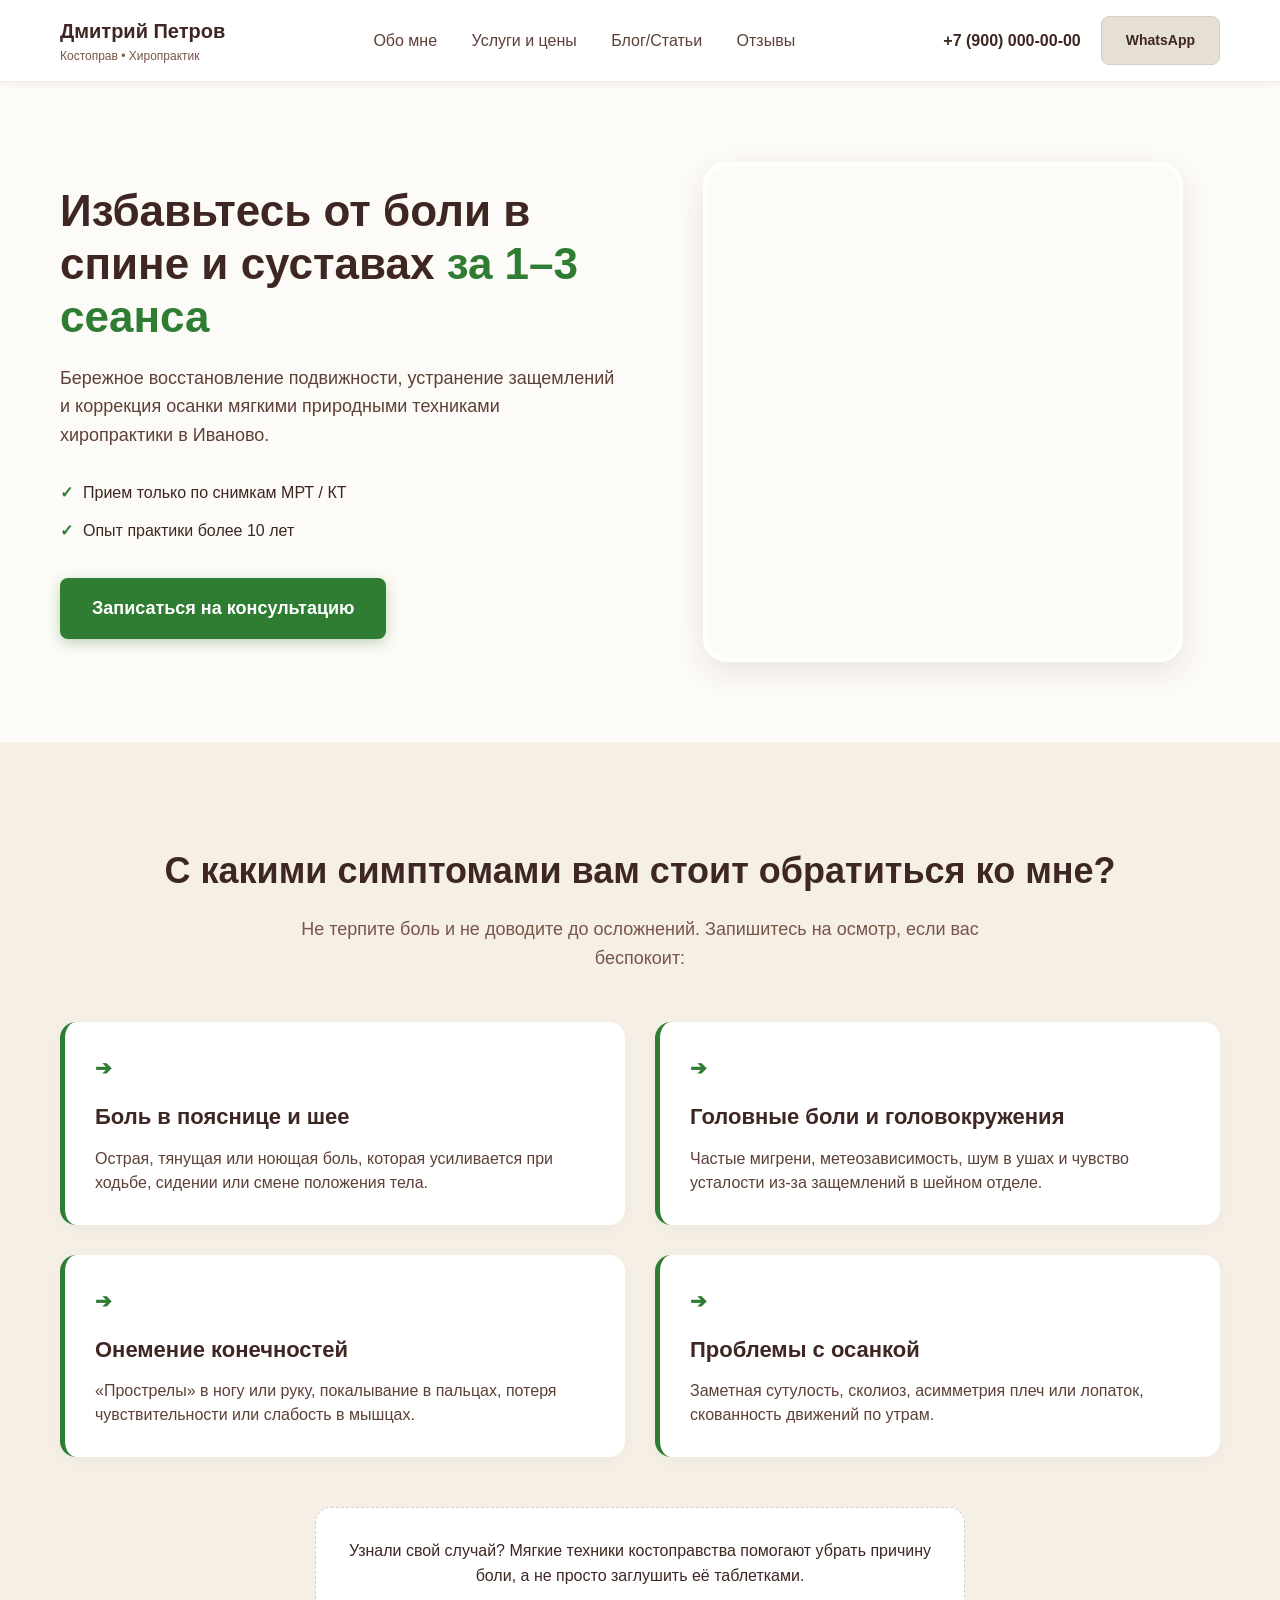
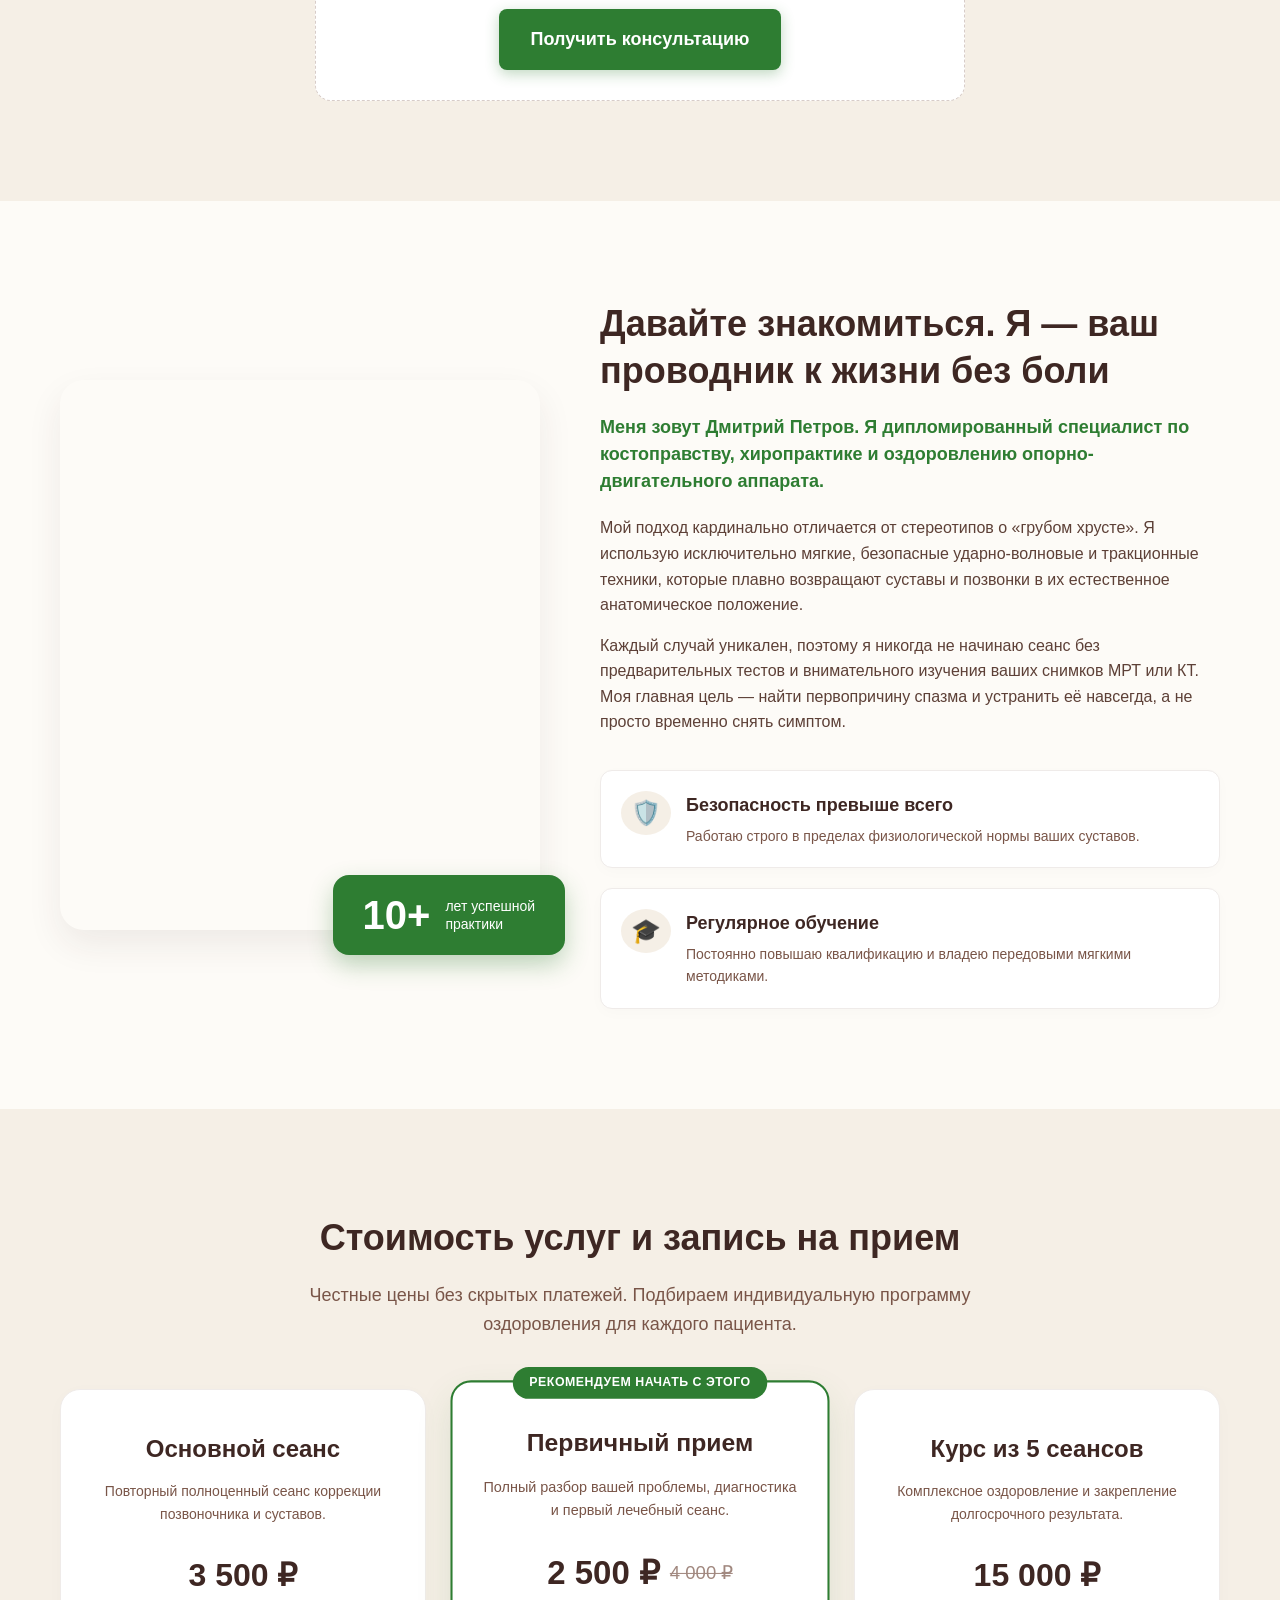
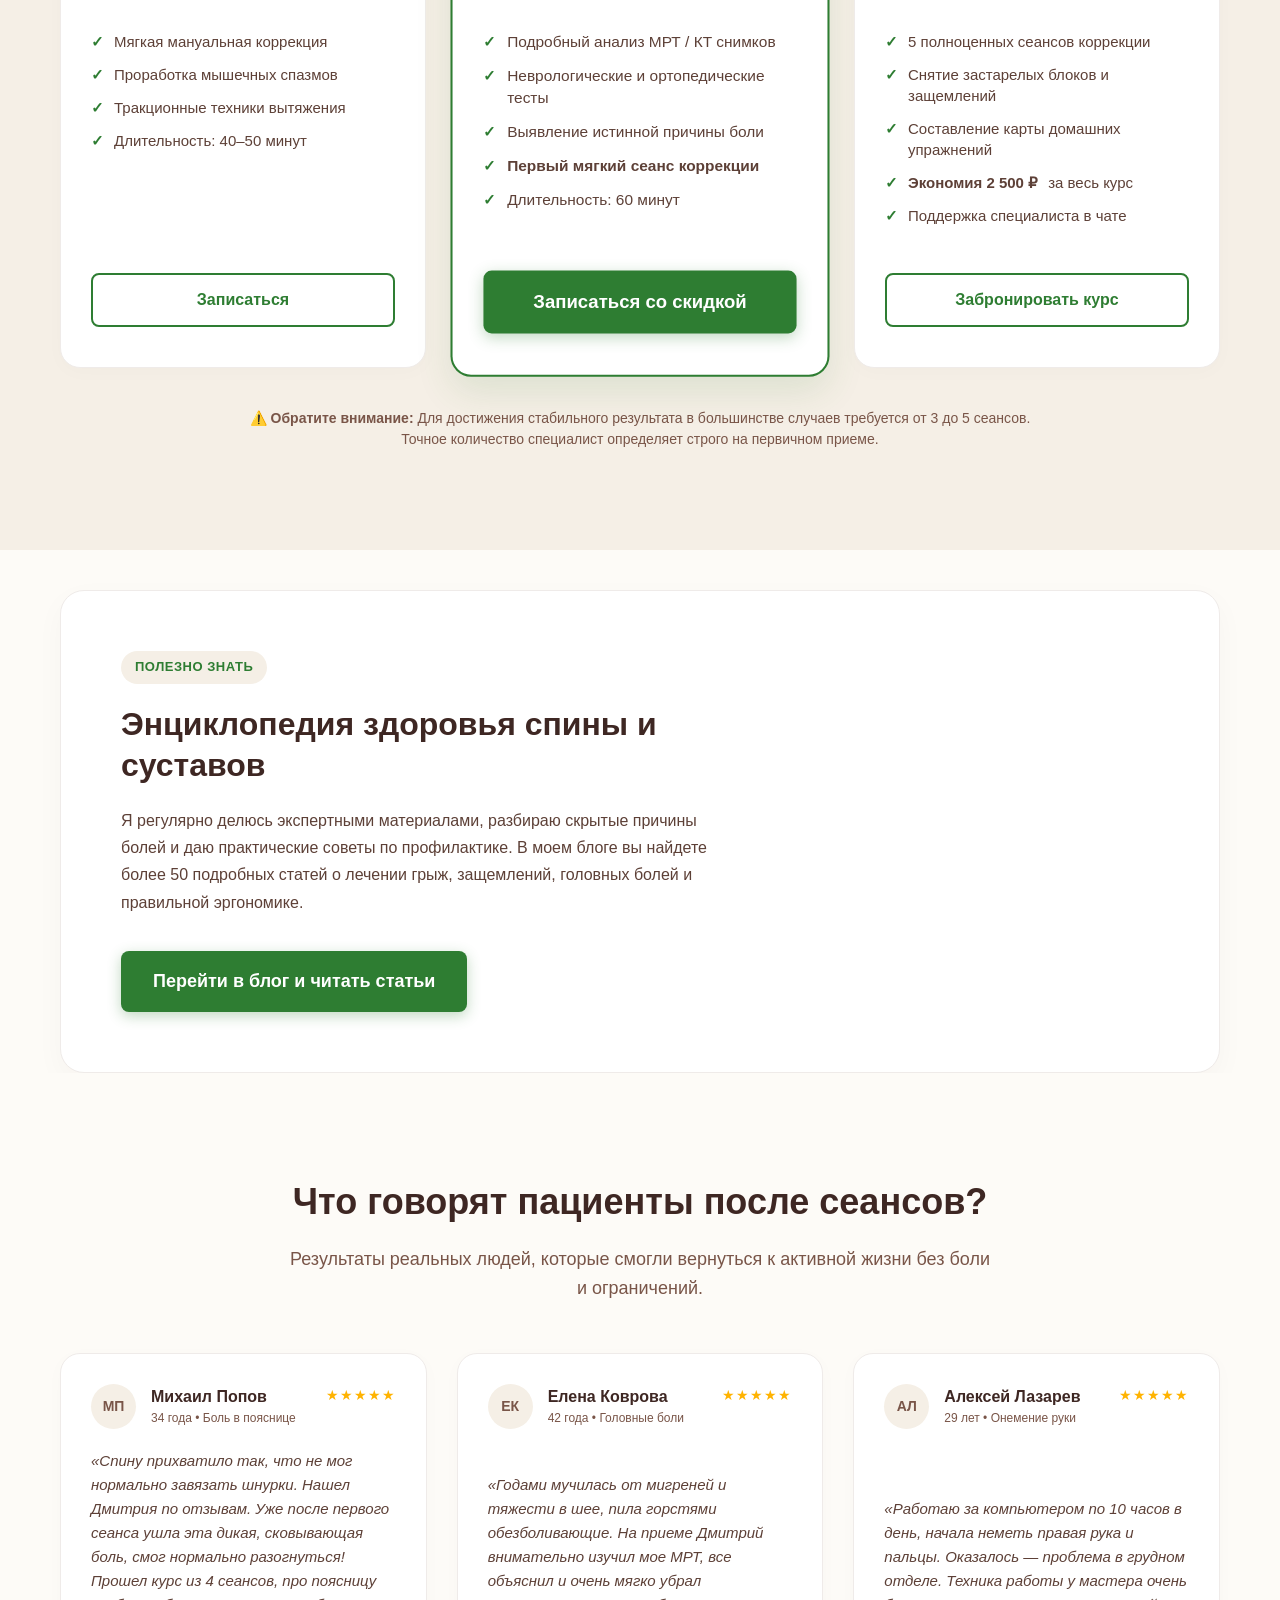
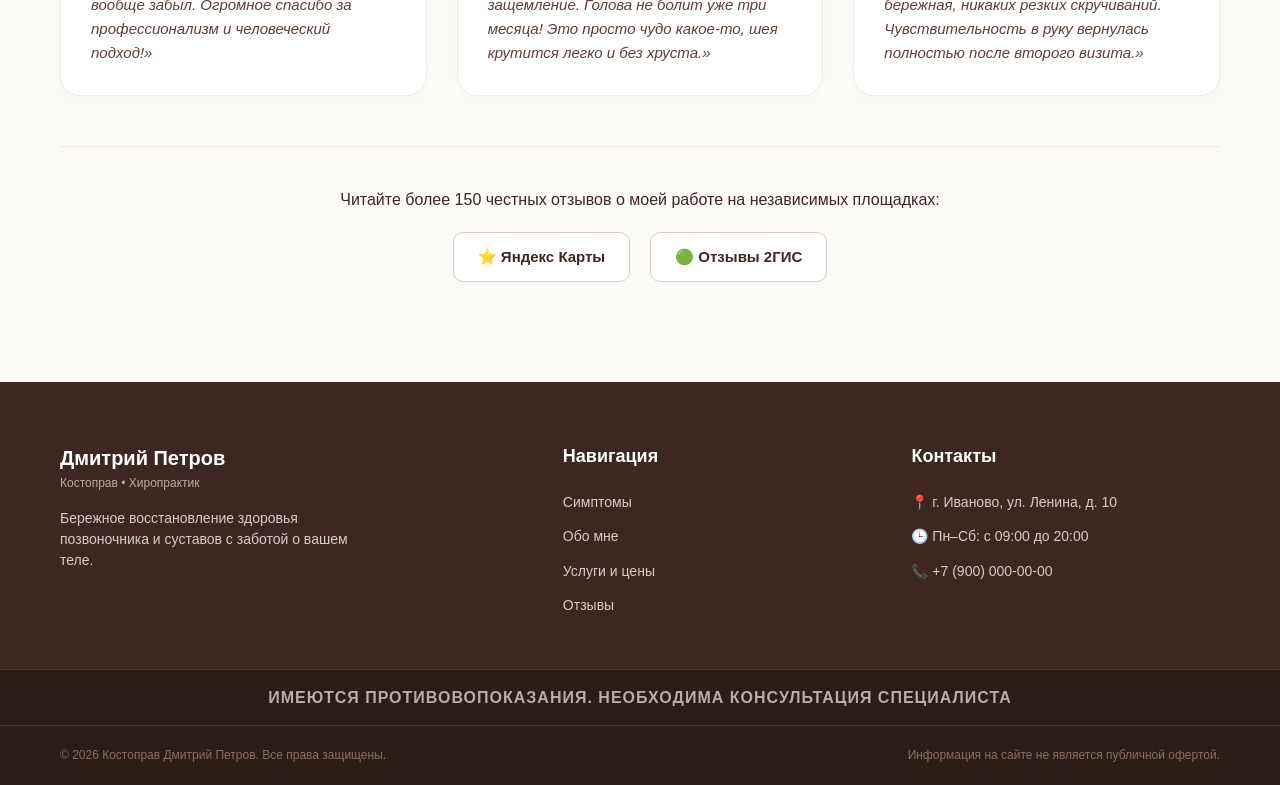
<file: index.html>
<!DOCTYPE html>
<html lang="ru">
<head>
    <meta charset="UTF-8">
    <meta name="viewport" content="width=device-width, initial-scale=1.0">
    <title>Костоправ | Здоровая спина и суставы</title>
    <link rel="stylesheet" href="style.css">
</head>
<body>

    <!-- Шапка сайта -->
    <header class="header">
        <div class="container header__container">
            <div class="logo">
                <span class="logo__title">Дмитрий Петров</span>
                <span class="logo__subtitle">Костоправ • Хиропрактик</span>
            </div>
            <nav class="nav">
                <a href="#about" class="nav__link">Обо мне</a>
                <a href="#services" class="nav__link">Услуги и цены</a>
                <a href="blog.html" class="nav__link">Блог/Статьи</a> <!-- ИЗМЕНИЛИ ССЫЛКУ -->
                <a href="#reviews" class="nav__link">Отзывы</a>
            </nav>
            <div class="header__contacts">
                <a href="tel:+79000000000" class="phone">+7 (900) 000-00-00</a>
                <a href="https://wa.me" class="btn btn--tg" target="_blank">WhatsApp</a>
            </div>
        </div>
    </header>

    <!-- Главный экран -->
    <section class="hero">
        <div class="container hero__container">
            <div class="hero__content">
                <h1 class="hero__title">Избавьтесь от боли в спине и суставах <span>за 1–3 сеанса</span></h1>
                <p class="hero__subtitle">Бережное восстановление подвижности, устранение защемлений и коррекция осанки мягкими природными техниками хиропрактики в Иваново.</p>
                
                <div class="hero__advantages">
                    <div class="adv-item"><span>✓</span> Прием только по снимкам МРТ / КТ</div>
                    <div class="adv-item"><span>✓</span> Опыт практики более 10 лет</div>
                </div>

                <a href="https://wa.me" class="btn btn--cta" target="_blank">Записаться на консультацию</a>
            </div>
            <div class="hero__image">
                <!-- Качественное и атмосферное фото туманного леса с фотостока Unsplash -->
                <div class="image-forest"></div>
            </div>
        </div>
    </section>
    <!-- Блок симптомов -->
    <section id="symptoms" class="symptoms reveal">
        <div class="container">
            <h2 class="section-title">С какими симптомами вам стоит обратиться ко мне?</h2>
            <p class="section-subtitle">Не терпите боль и не доводите до осложнений. Запишитесь на осмотр, если вас беспокоит:</p>
            
            <div class="symptoms__grid">
                <div class="symptom-card">
                    <div class="symptom-card__icon">➔</div>
                    <h3 class="symptom-card__title">Боль в пояснице и шее</h3>
                    <p class="symptom-card__text">Острая, тянущая или ноющая боль, которая усиливается при ходьбе, сидении или смене положения тела.</p>
                </div>

                <div class="symptom-card">
                    <div class="symptom-card__icon">➔</div>
                    <h3 class="symptom-card__title">Головные боли и головокружения</h3>
                    <p class="symptom-card__text">Частые мигрени, метеозависимость, шум в ушах и чувство усталости из-за защемлений в шейном отделе.</p>
                </div>

                <div class="symptom-card">
                    <div class="symptom-card__icon">➔</div>
                    <h3 class="symptom-card__title">Онемение конечностей</h3>
                    <p class="symptom-card__text">«Прострелы» в ногу или руку, покалывание в пальцах, потеря чувствительности или слабость в мышцах.</p>
                </div>

                <div class="symptom-card">
                    <div class="symptom-card__icon">➔</div>
                    <h3 class="symptom-card__title">Проблемы с осанкой</h3>
                    <p class="symptom-card__text">Заметная сутулость, сколиоз, асимметрия плеч или лопаток, скованность движений по утрам.</p>
                </div>
            </div>
            
            <div class="symptoms__cta">
                <p>Узнали свой случай? Мягкие техники костоправства помогают убрать причину боли, а не просто заглушить её таблетками.</p>
                <a href="https://wa.me" class="btn btn--cta" target="_blank">Получить консультацию</a>
            </div>
        </div>
    </section>
    <!-- Блок обо мне -->
    <section id="about" class="about reveal">
        <div class="container about__container">
            <div class="about__image-block">
                <!-- Место для фото специалиста или кабинета. Пока поставим красивую природную заглушку -->
                <div class="about__image"></div>
                <div class="about__experience">
                    <span class="exp-number">10+</span>
                    <span class="exp-text">лет успешной<br>практики</span>
                </div>
            </div>
            
            <div class="about__content">
                <h2 class="about__title">Давайте знакомиться. Я — ваш проводник к жизни без боли</h2>
                <p class="about__lead">Меня зовут Дмитрий Петров. Я дипломированный специалист по костоправству, хиропрактике и оздоровлению опорно-двигательного аппарата.</p>
                
                <p class="about__text">Мой подход кардинально отличается от стереотипов о «грубом хрусте». Я использую исключительно мягкие, безопасные ударно-волновые и тракционные техники, которые плавно возвращают суставы и позвонки в их естественное анатомическое положение.</p>
                
                <p class="about__text">Каждый случай уникален, поэтому я никогда не начинаю сеанс без предварительных тестов и внимательного изучения ваших снимков МРТ или КТ. Моя главная цель — найти первопричину спазма и устранить её навсегда, а не просто временно снять симптом.</p>

                <div class="about__facts">
                    <div class="fact-item">
                        <span class="fact-icon">🛡️</span>
                        <div>
                            <h4>Безопасность превыше всего</h4>
                            <p>Работаю строго в пределах физиологической нормы ваших суставов.</p>
                        </div>
                    </div>
                    <div class="fact-item">
                        <span class="fact-icon">🎓</span>
                        <div>
                            <h4>Регулярное обучение</h4>
                            <p>Постоянно повышаю квалификацию и владею передовыми мягкими методиками.</p>
                        </div>
                    </div>
                </div>
            </div>
        </div>
    </section>
    <!-- Блок услуг и стоимости -->
    <section id="services" class="services reveal">
        <div class="container">
            <h2 class="section-title">Стоимость услуг и запись на прием</h2>
            <p class="section-subtitle">Честные цены без скрытых платежей. Подбираем индивидуальную программу оздоровления для каждого пациента.</p>
            
            <div class="services__grid">
                <!-- Карточка 1 -->
                <div class="price-card">
                    <h3 class="price-card__title">Основной сеанс</h3>
                    <p class="price-card__desc">Повторный полноценный сеанс коррекции позвоночника и суставов.</p>
                    <div class="price-card__cost">3 500 ₽</div>
                    <ul class="price-card__list">
                        <li><span>✓</span> Мягкая мануальная коррекция</li>
                        <li><span>✓</span> Проработка мышечных спазмов</li>
                        <li><span>✓</span> Тракционные техники вытяжения</li>
                        <li><span>✓</span> Длительность: 40–50 минут</li>
                    </ul>
                    <a href="https://wa.me" class="btn price-card__btn" target="_blank">Записаться</a>
                </div>

                <!-- Карточка 2 (Популярная / Выделенная) -->
                <div class="price-card price-card--featured">
                    <div class="price-card__badge">Рекомендуем начать с этого</div>
                    <h3 class="price-card__title">Первичный прием</h3>
                    <p class="price-card__desc">Полный разбор вашей проблемы, диагностика и первый лечебный сеанс.</p>
                    <div class="price-card__cost">2 500 ₽ <span class="old-price">4 000 ₽</span></div>
                    <ul class="price-card__list">
                        <li><span>✓</span> Подробный анализ МРТ / КТ снимков</li>
                        <li><span>✓</span> Неврологические и ортопедические тесты</li>
                        <li><span>✓</span> Выявление истинной причины боли</li>
                        <li><span>✓</span> <strong>Первый мягкий сеанс коррекции</strong></li>
                        <li><span>✓</span> Длительность: 60 минут</li>
                    </ul>
                    <a href="https://wa.me" class="btn btn--cta price-card__btn" target="_blank">Записаться со скидкой</a>
                </div>

                <!-- Карточка 3 -->
                <div class="price-card">
                    <h3 class="price-card__title">Курс из 5 сеансов</h3>
                    <p class="price-card__desc">Комплексное оздоровление и закрепление долгосрочного результата.</p>
                    <div class="price-card__cost">15 000 ₽</div>
                    <ul class="price-card__list">
                        <li><span>✓</span> 5 полноценных сеансов коррекции</li>
                        <li><span>✓</span> Снятие застарелых блоков и защемлений</li>
                        <li><span>✓</span> Составление карты домашних упражнений</li>
                        <li><span>✓</span> <strong>Экономия 2 500 ₽</strong> за весь курс</li>
                        <li><span>✓</span> Поддержка специалиста в чате</li>
                    </ul>
                    <a href="https://wa.me" class="btn price-card__btn" target="_blank">Забронировать курс</a>
                </div>
            </div>
            
            <p class="services__notice">⚠️ <strong>Обратите внимание:</strong> Для достижения стабильного результата в большинстве случаев требуется от 3 до 5 сеансов. Точное количество специалист определяет строго на первичном приеме.</p>
        </div>
    </section>
        <!-- Блок статей -->
       <!-- Блок-призыв в Блог -->
    <section id="articles" class="articles reveal">
        <div class="container">
            <div class="blog-announcement">
                <div class="blog-announcement__content">
                    <span class="blog-announcement__tag">Полезно знать</span>
                    <h2 class="blog-announcement__title">Энциклопедия здоровья спины и суставов</h2>
                    <p class="blog-announcement__text">
                        Я регулярно делюсь экспертными материалами, разбираю скрытые причины болей и даю практические советы по профилактике. В моем блоге вы найдете более 50 подробных статей о лечении грыж, защемлений, головных болей и правильной эргономике.
                    </p>
                    <a href="blog.html" class="btn btn--cta">Перейти в блог и читать статьи</a>
                </div>
                <div class="blog-announcement__image">
                    <!-- Красивая природная картинка стопки книг или уютной атмосферы чтения -->
                </div>
            </div>
        </div>
    </section>


    <!-- Блок отзывов -->
    <section id="reviews" class="reviews reveal">
        <div class="container">
            <h2 class="section-title">Что говорят пациенты после сеансов?</h2>
            <p class="section-subtitle">Результаты реальных людей, которые смогли вернуться к активной жизни без боли и ограничений.</p>
            
            <div class="reviews__grid">
                <!-- Отзыв 1 -->
                <div class="review-card">
                    <div class="review-card__header">
                        <div class="review-card__user">
                            <span class="review-card__avatar">МП</span>
                            <div>
                                <h4 class="review-card__name">Михаил Попов</h4>
                                <span class="review-card__meta">34 года • Боль в пояснице</span>
                            </div>
                        </div>
                        <div class="review-card__stars">★★★★★</div>
                    </div>
                    <p class="review-card__text">«Спину прихватило так, что не мог нормально завязать шнурки. Нашел Дмитрия по отзывам. Уже после первого сеанса ушла эта дикая, сковывающая боль, смог нормально разогнуться! Прошел курс из 4 сеансов, про поясницу вообще забыл. Огромное спасибо за профессионализм и человеческий подход!»</p>
                </div>

                <!-- Отзыв 2 -->
                <div class="review-card">
                    <div class="review-card__header">
                        <div class="review-card__user">
                            <span class="review-card__avatar">ЕК</span>
                            <div>
                                <h4 class="review-card__name">Елена Коврова</h4>
                                <span class="review-card__meta">42 года • Головные боли</span>
                            </div>
                        </div>
                        <div class="review-card__stars">★★★★★</div>
                    </div>
                    <p class="review-card__text">«Годами мучилась от мигреней и тяжести в шее, пила горстями обезболивающие. На приеме Дмитрий внимательно изучил мое МРТ, все объяснил и очень мягко убрал защемление. Голова не болит уже три месяца! Это просто чудо какое-то, шея крутится легко и без хруста.»</p>
                </div>

                <!-- Отзыв 3 -->
                <div class="review-card">
                    <div class="review-card__header">
                        <div class="review-card__user">
                            <span class="review-card__avatar">АЛ</span>
                            <div>
                                <h4 class="review-card__name">Алексей Лазарев</h4>
                                <span class="review-card__meta">29 лет • Онемение руки</span>
                            </div>
                        </div>
                        <div class="review-card__stars">★★★★★</div>
                    </div>
                    <p class="review-card__text">«Работаю за компьютером по 10 часов в день, начала неметь правая рука и пальцы. Оказалось — проблема в грудном отделе. Техника работы у мастера очень бережная, никаких резких скручиваний. Чувствительность в руку вернулась полностью после второго визита.»</p>
                </div>
            </div>

            <div class="reviews__footer">
                <p>Читайте более 150 честных отзывов о моей работе на независимых площадках:</p>
                <div class="reviews__links">
                    <a href="https://yandex.ru" class="review-link-btn" target="_blank">⭐ Яндекс Карты</a>
                    <a href="https://2gis.ru" class="review-link-btn" target="_blank">🟢 Отзывы 2ГИС</a>
                </div>
            </div>
        </div>
    </section>
    <!-- Подвал сайта (Футер) -->
    <footer class="footer">
        <div class="container footer__container">
            <!-- Блок 1: Логотип и описание -->
            <div class="footer__block footer__block--main">
                <div class="logo">
                    <span class="logo__title logo__title--light">Дмитрий Петров</span>
                    <span class="logo__subtitle logo__subtitle--light">Костоправ • Хиропрактик</span>
                </div>
                <p class="footer__desc">Бережное восстановление здоровья позвоночника и суставов с заботой о вашем теле.</p>
            </div>

            <!-- Блок 2: Навигация -->
            <div class="footer__block">
                <h4 class="footer__title">Навигация</h4>
                <ul class="footer__menu">
                    <li><a href="#symptoms">Симптомы</a></li>
                    <li><a href="#about">Обо мне</a></li>
                    <li><a href="#services">Услуги и цены</a></li>
                    <li><a href="#reviews">Отзывы</a></li>
                </ul>
            </div>

            <!-- Блок 3: Контакты -->
            <div class="footer__block">
                <h4 class="footer__title">Контакты</h4>
                <ul class="footer__contacts">
                    <li>📍 г. Иваново, ул. Ленина, д. 10</li>
                    <li>🕒 Пн–Сб: с 09:00 до 20:00</li>
                    <li>📞 <a href="tel:+79000000000">+7 (900) 000-00-00</a></li>
                </ul>
            </div>
        </div>

        <!-- Обязательное медицинское предупреждение -->
        <div class="footer__warning">
            ИМЕЮТСЯ ПРОТИВОВОПОКАЗАНИЯ. НЕОБХОДИМА КОНСУЛЬТАЦИЯ СПЕЦИАЛИСТА
        </div>

        <!-- Копирайт -->
        <div class="footer__bottom">
            <div class="container footer__bottom-container">
                <p>© 2026 Костоправ Дмитрий Петров. Все права защищены.</p>
                <p class="footer__law">Информация на сайте не является публичной офертой.</p>
            </div>
        </div>
    </footer>
    <script>
        // Создаем «наблюдатель», который следит за прокруткой сайта
        const observer = new IntersectionObserver((entries) => {
            entries.forEach((entry) => {
                // Если блок появился в поле зрения хотя бы на 15%
                if (entry.isIntersecting) {
                    entry.target.classList.add('active'); // Включаем анимацию
                }
            });
        }, {
            threshold: 0.15 // Процент видимости блока для старта анимации
        });

        // Находим все элементы с классом reveal и запускаем слежку за ними
        const revealElements = document.querySelectorAll('.reveal');
        revealElements.forEach((el) => observer.observe(el));
    </script>


</body>
</html>
</file>
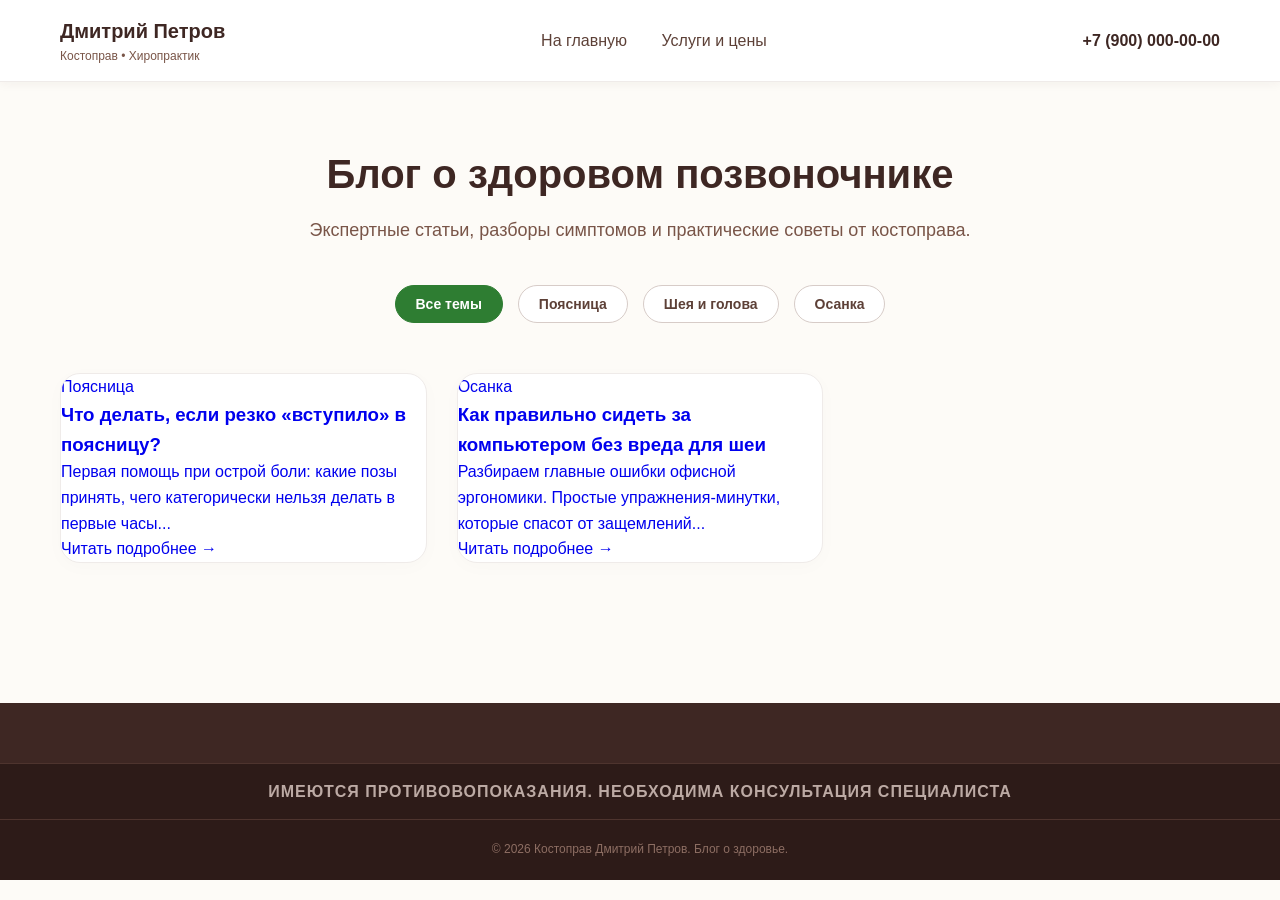
<file: blog.html>
<!DOCTYPE html>
<html lang="ru">
<head>
    <meta charset="UTF-8">
    <meta name="viewport" content="width=device-width, initial-scale=1.0">
    <title>Полезный блог о здоровье спины | Костоправ Дмитрий Петров</title>
    <link rel="stylesheet" href="style.css">
</head>
<body>

    <!-- Шапка блога (копия основной, но ссылки ведут на главную) -->
    <header class="header">
        <div class="container header__container">
            <a href="index.html" class="logo" style="text-decoration: none;">
                <span class="logo__title">Дмитрий Петров</span>
                <span class="logo__subtitle">Костоправ • Хиропрактик</span>
            </a>
            <nav class="nav">
                <a href="index.html" class="nav__link">На главную</a>
                <a href="index.html#services" class="nav__link">Услуги и цены</a>
            </nav>
            <div class="header__contacts">
                <a href="tel:+79000000000" class="phone">+7 (900) 000-00-00</a>
            </div>
        </div>
    </header>

    <!-- Основной контент блога -->
    <main class="blog-page">
        <div class="container">
            <h1 class="blog-page__title">Блог о здоровом позвоночнике</h1>
            <p class="blog-page__subtitle">Экспертные статьи, разборы симптомов и практические советы от костоправа.</p>

            <!-- Фильтр по категориям (очень удобно, когда статей будет 50+) -->
            <div class="blog-categories">
                <button class="category-btn category-btn--active">Все темы</button>
                <button class="category-btn">Поясница</button>
                <button class="category-btn">Шея и голова</button>
                <button class="category-btn">Осанка</button>
            </div>

            <!-- Сетка для 50+ статей -->
            <div class="blog-grid">
                
                <!-- Статья 1 -->
                <a href="articles/lumbago.html" class="article-card">
                    <div class="article-card__image art-img-1"></div>
                    <div class="article-card__content">
                        <span class="article-card__tag">Поясница</span>
                        <h3 class="article-card__title">Что делать, если резко «вступило» в поясницу?</h3>
                        <p class="article-card__excerpt">Первая помощь при острой боли: какие позы принять, чего категорически нельзя делать в первые часы...</p>
                        <span class="article-card__more">Читать подробнее →</span>
                    </div>
                </a>

                <!-- Статья 2 -->
                <a href="articles/ergonomics.html" class="article-card">
                    <div class="article-card__image art-img-2"></div>
                    <div class="article-card__content">
                        <span class="article-card__tag">Осанка</span>
                        <h3 class="article-card__title">Как правильно сидеть за компьютером без вреда для шеи</h3>
                        <p class="article-card__excerpt">Разбираем главные ошибки офисной эргономики. Простые упражнения-минутки, которые спасoт от защемлений...</p>
                        <span class="article-card__more">Читать подробнее →</span>
                    </div>
                </a>

                <!-- СЮДА ВЫ БУДЕТЕ ДОБАВЛЯТЬ ВСЕ ПОСЛЕДУЮЩИЕ СТАТЬИ (3, 4, 5... 50) -->

            </div>
        </div>
    </main>

    <!-- Подвал (Футер) -->
    <footer class="footer" style="margin-top: 80px;">
        <div class="footer__warning">
            ИМЕЮТСЯ ПРОТИВОВОПОКАЗАНИЯ. НЕОБХОДИМА КОНСУЛЬТАЦИЯ СПЕЦИАЛИСТА
        </div>
        <div class="footer__bottom">
            <div class="container text-center">
                <p>© 2026 Костоправ Дмитрий Петров. Блог о здоровье.</p>
            </div>
        </div>
    </footer>

</body>
</html>
</file>
<file: style.css>
/* Общие сбросы стилей */
* {
    box-sizing: border-box;
    margin: 0;
    padding: 0;
    font-family: 'Segoe UI', Tahoma, Geneva, Verdana, sans-serif;
}

html {
    scroll-behavior: smooth;
}


body {
    background-color: #fdfbf7; /* Мягкий бежевый фон */
    color: #4e342e; /* Темно-коричневый текст для хорошей читаемости */
    line-height: 1.6;
    scroll-behavior: smooth; /* ЭТА СТРОЧКА ДОБАВЛЯЕТ ПЛАВНУЮ АНИМАЦИЮ */
}

.container {
    max-width: 1200px;
    margin: 0 auto;
    padding: 0 20px;
}

/* Кнопки */
.btn {
    display: inline-block;
    text-decoration: none;
    padding: 12px 24px;
    border-radius: 8px;
    font-weight: 600;
    transition: all 0.3s ease;
}

.btn--tg {
    background-color: #e6dfd3; /* Светло-коричневый/бежевый для второстепенной кнопки */
    color: #3e2723;
    font-size: 14px;
    border: 1px solid #d7ccc8;
}

.btn--tg:hover { 
    background-color: #d7ccc8; 
}

.btn--cta {
    background-color: #2e7d32; /* Природный зеленый */
    color: white;
    font-size: 18px;
    padding: 16px 32px;
    box-shadow: 0 4px 14px rgba(46, 125, 50, 0.3);
}

.btn--cta:hover { 
    background-color: #1b5e20; /* Темно-зеленый при наведении */
    transform: translateY(-2px);
}

/* Шапка */
.header {
    background: #ffffff;
    box-shadow: 0 2px 10px rgba(62, 39, 35, 0.05);
    position: sticky;
    top: 0;
    z-index: 100;
    border-bottom: 1px solid #efebe9;
}

.header__container {
    display: flex;
    justify-content: space-between;
    align-items: center;
    padding: 15px 20px;
}

.logo { display: flex; flex-direction: column; }
.logo__title { font-size: 20px; font-weight: 700; color: #3e2723; } /* Коричневый */
.logo__subtitle { font-size: 12px; color: #795548; } /* Светло-коричневый */

.nav__link {
    color: #5d4037;
    text-decoration: none;
    margin: 0 15px;
    font-weight: 500;
}
.nav__link:hover { color: #2e7d32; } /* Зеленый при наведении */

.header__contacts { display: flex; align-items: center; gap: 20px; }
.phone { color: #3e2723; font-weight: 600; text-decoration: none; }
.phone:hover { color: #2e7d32; }

/* Главный экран */
.hero { padding: 80px 0; }
.hero__container { display: flex; align-items: center; gap: 50px; }
.hero__content { flex: 1; }

.hero__title { font-size: 44px; color: #3e2723; line-height: 1.2; margin-bottom: 20px; }
.hero__title span { color: #2e7d32; } /* Зеленый акцент на «за 1-3 сеанса» */

.hero__subtitle { font-size: 18px; color: #5d4037; margin-bottom: 30px; }

.hero__advantages { margin-bottom: 35px; }
.adv-item { font-size: 16px; font-weight: 500; margin-bottom: 12px; color: #3e2723; display: flex; align-items: center; gap: 10px; }
.adv-item span { color: #2e7d32; font-weight: bold; }

.hero__image { flex: 1; display: flex; justify-content: center; }

/* Блок с фото леса */
.image-forest {
    width: 100%;
    max-width: 480px;
    height: 500px;
    background-image: url('https://unsplash.com');
    background-size: cover;
    background-position: center;
    border-radius: 24px;
    box-shadow: 0 10px 30px rgba(62, 39, 35, 0.1);
    border: 4px solid #ffffff;
}

/* Мобильная адаптация */
@media (max-width: 768px) {
    .hero__container { flex-direction: column; text-align: center; gap: 30px; }
    .nav { display: none; } 
    .header__contacts .btn { display: none; }
    .hero__title { font-size: 32px; }
    .image-forest { height: 350px; }
    .adv-item { justify-content: center; }
}
/* Стили для блока симптомов */
.symptoms {
    padding: 100px 0;
    background-color: #f5efe6; /* Чуть более глубокий бежевый для контраста блоков */
}

.section-title {
    font-size: 36px;
    text-align: center;
    color: #3e2723;
    margin-bottom: 15px;
    font-weight: 700;
}

.section-subtitle {
    font-size: 18px;
    text-align: center;
    color: #795548;
    max-width: 700px;
    margin: 0 auto 50px;
}

.symptoms__grid {
    display: grid;
    grid-template-columns: repeat(2, 1fr); /* Две колонки */
    gap: 30px;
    margin-bottom: 50px;
}

.symptom-card {
    background: #ffffff;
    padding: 30px;
    border-radius: 16px;
    box-shadow: 0 4px 20px rgba(62, 39, 35, 0.03);
    border-left: 5px solid #2e7d32; /* Красивая зеленая полоса слева */
    transition: transform 0.3s ease;
}

.symptom-card:hover {
    transform: translateY(-5px); /* Легкий интерактив при наведении */
}

.symptom-card__icon {
    color: #2e7d32;
    font-size: 20px;
    margin-bottom: 15px;
    font-weight: bold;
}

.symptom-card__title {
    font-size: 22px;
    color: #3e2723;
    margin-bottom: 12px;
    font-weight: 600;
}

.symptom-card__text {
    color: #5d4037;
    font-size: 16px;
    line-height: 1.5;
}

.symptoms__cta {
    text-align: center;
    max-width: 650px;
    margin: 0 auto;
    background: #ffffff;
    padding: 30px;
    border-radius: 16px;
    border: 1px dashed #d7ccc8;
}

.symptoms__cta p {
    font-size: 16px;
    color: #3e2723;
    font-weight: 500;
    margin-bottom: 20px;
}

/* Адаптация блока симптомов под мобильные телефоны */
@media (max-width: 768px) {
    .symptoms { padding: 60px 0; }
    .section-title { font-size: 28px; }
    .section-subtitle { font-size: 16px; margin-bottom: 30px; }
    .symptoms__grid { grid-template-columns: 1fr; gap: 20px; } /* На смартфонах карточки встанут друг под друга */
    .symptom-card { padding: 20px; }
}
/* Стили для блока обо мне */
.about {
    padding: 100px 0;
    background-color: #fdfbf7; /* Возвращаемся к основному светлому бежевому фону */
}

.about__container {
    display: flex;
    align-items: center;
    gap: 60px;
}

.about__image-block {
    flex: 1;
    position: relative;
    max-width: 480px;
    width: 100%;
}

.about__image {
    width: 100%;
    height: 550px;
    background-image: url('https://unsplash.com'); /* Атмосферный солнечный лес в эко-стиле */
    background-size: cover;
    background-position: center;
    border-radius: 24px;
    box-shadow: 0 15px 35px rgba(62, 39, 35, 0.08);
}

/* Накладывающаяся плашка с опытом работы */
.about__experience {
    position: absolute;
    bottom: -25px;
    right: -25px;
    background: #2e7d32; /* Зеленый фон */
    color: white;
    padding: 20px 30px;
    border-radius: 16px;
    display: flex;
    align-items: center;
    gap: 15px;
    box-shadow: 0 10px 25px rgba(46, 125, 50, 0.3);
}

.exp-number {
    font-size: 40px;
    font-weight: 800;
    line-height: 1;
}

.exp-text {
    font-size: 14px;
    font-weight: 500;
    line-height: 1.3;
}

.about__content {
    flex: 1.2;
}

.about__title {
    font-size: 36px;
    color: #3e2723;
    line-height: 1.3;
    margin-bottom: 20px;
    font-weight: 700;
}

.about__lead {
    font-size: 18px;
    color: #2e7d32; /* Зеленый акцент на главную мысль */
    font-weight: 600;
    margin-bottom: 20px;
    line-height: 1.5;
}

.about__text {
    font-size: 16px;
    color: #5d4037;
    margin-bottom: 15px;
}

.about__facts {
    margin-top: 35px;
    display: flex;
    flex-direction: column;
    gap: 20px;
}

.fact-item {
    display: flex;
    align-items: flex-start;
    gap: 15px;
    background: #ffffff;
    padding: 20px;
    border-radius: 12px;
    box-shadow: 0 4px 15px rgba(62, 39, 35, 0.02);
    border: 1px solid #efebe9;
}

.fact-icon {
    font-size: 24px;
    background: #f5efe6;
    padding: 10px;
    border-radius: 50%;
    line-height: 1;
}

.fact-item h4 {
    font-size: 18px;
    color: #3e2723;
    margin-bottom: 5px;
}

.fact-item p {
    font-size: 14px;
    color: #795548;
}

/* Адаптация под мобильные устройства */
@media (max-width: 992px) {
    .about__container {
        flex-direction: column-reverse; /* На планшетах и телефонах текст будет сверху, фото снизу */
        gap: 40px;
    }
    .about__image-block {
        max-width: 100%;
    }
    .about__image {
        height: 400px;
    }
    .about__experience {
        bottom: 15px;
        right: 15px; /* Корректируем плашку, чтобы не вылезала за экран смартфона */
    }
}
@media (max-width: 768px) {
    .about { padding: 60px 0; }
    .about__title { font-size: 28px; }
    .about__lead { font-size: 16px; }
}
/* Стили для блока услуг и цен */
.services {
    padding: 100px 0;
    background-color: #f5efe6; /* Снова чередуем фоны: делаем чуть темнее для контраста */
}

.services__grid {
    display: flex;
    justify-content: center;
    align-items: stretch;
    gap: 30px;
    margin-top: 50px;
    margin-bottom: 40px;
}

.price-card {
    background: #ffffff;
    flex: 1;
    max-width: 380px;
    padding: 40px 30px;
    border-radius: 20px;
    box-shadow: 0 4px 20px rgba(62, 39, 35, 0.02);
    border: 1px solid #efebe9;
    display: flex;
    flex-direction: column;
    position: relative;
    transition: transform 0.3s ease;
}

.price-card:hover {
    transform: translateY(-5px);
}

/* Стили для выделенной карточки (Первичный прием) */
.price-card--featured {
    border: 2px solid #2e7d32;
    box-shadow: 0 15px 35px rgba(46, 125, 50, 0.12);
    transform: scale(1.03); /* Делаем ее визуально чуть больше остальных */
}
.price-card--featured:hover {
    transform: scale(1.03) translateY(-5px);
}

.price-card__badge {
    position: absolute;
    top: -15px;
    left: 50%;
    transform: translateX(-50%);
    background: #2e7d32;
    color: white;
    padding: 6px 16px;
    font-size: 12px;
    font-weight: 700;
    border-radius: 20px;
    text-transform: uppercase;
    letter-spacing: 0.5px;
    white-space: nowrap;
}

.price-card__title {
    font-size: 24px;
    color: #3e2723;
    margin-bottom: 12px;
    text-align: center;
    font-weight: 700;
}

.price-card__desc {
    font-size: 14px;
    color: #795548;
    text-align: center;
    margin-bottom: 25px;
    min-height: 42px; /* Чтобы выровнять высоту текстов */
}

.price-card__cost {
    font-size: 32px;
    color: #3e2723;
    font-weight: 800;
    text-align: center;
    margin-bottom: 30px;
    display: flex;
    justify-content: center;
    align-items: center;
    gap: 10px;
}

.old-price {
    font-size: 18px;
    color: #a1887f;
    text-decoration: line-through;
    font-weight: 500;
}

.price-card__list {
    list-style: none;
    margin-bottom: 35px;
    flex-grow: 1; /* Выталкивает кнопку всегда вниз карточки */
}

.price-card__list li {
    font-size: 15px;
    color: #5d4037;
    margin-bottom: 12px;
    display: flex;
    align-items: flex-start;
    gap: 10px;
    line-height: 1.4;
}

.price-card__list li span {
    color: #2e7d32;
    font-weight: bold;
}

.price-card__btn {
    text-align: center;
    width: 100%;
}

/* Обычная кнопка для невыделенных карточек */
.price-card:not(.price-card--featured) .price-card__btn {
    background: #ffffff;
    color: #2e7d32;
    border: 2px solid #2e7d32;
}
.price-card:not(.price-card--featured) .price-card__btn:hover {
    background: #2e7d32;
    color: #ffffff;
}

.services__notice {
    text-align: center;
    max-width: 800px;
    margin: 30px auto 0;
    font-size: 14px;
    color: #795548;
    line-height: 1.5;
}

/* Адаптация под мобильные экраны */
@media (max-width: 992px) {
    .services__grid {
        flex-direction: column;
        align-items: center;
        gap: 40px;
    }
    .price-card {
        width: 100%;
        max-width: 400px;
    }
    .price-card--featured {
        transform: scale(1); /* На мобильных убираем увеличение, чтобы не ломать верстку */
    }
    .price-card--featured:hover {
        transform: translateY(-5px);
    }
}
@media (max-width: 768px) {
    .services { padding: 60px 0; }
}
/* Стили для блока отзывов */
.reviews {
    padding: 100px 0;
    background-color: #fdfbf7; /* Возвращаемся к основному светлому бежевому фону */
}

.reviews__grid {
    display: grid;
    grid-template-columns: repeat(3, 1fr); /* Три колонки для отзывов */
    gap: 30px;
    margin-top: 50px;
    margin-bottom: 50px;
}

.review-card {
    background: #ffffff;
    padding: 30px;
    border-radius: 20px;
    box-shadow: 0 4px 20px rgba(62, 39, 35, 0.02);
    border: 1px solid #efebe9;
    display: flex;
    flex-direction: column;
    justify-content: space-between;
}

.review-card__header {
    display: flex;
    justify-content: space-between;
    align-items: flex-start;
    margin-bottom: 20px;
}

.review-card__user {
    display: flex;
    align-items: center;
    gap: 15px;
}

/* Круглая заглушка вместо фото пациента (инициалы) */
.review-card__avatar {
    width: 45px;
    height: 45px;
    background: #f5efe6;
    color: #795548;
    font-weight: 700;
    font-size: 14px;
    border-radius: 50%;
    display: flex;
    align-items: center;
    justify-content: center;
}

.review-card__name {
    font-size: 16px;
    color: #3e2723;
    font-weight: 600;
}

.review-card__meta {
    font-size: 12px;
    color: #795548;
    display: block;
}

.review-card__stars {
    color: #ffb300; /* Красивый золотой цвет звезд */
    font-size: 14px;
    letter-spacing: 1px;
}

.review-card__text {
    font-size: 15px;
    color: #5d4037;
    line-height: 1.6;
    font-style: italic; /* Курсив делает текст отзыва более живым */
}

.reviews__footer {
    text-align: center;
    border-top: 1px solid #efebe9;
    padding-top: 40px;
}

.reviews__footer p {
    font-size: 16px;
    color: #3e2723;
    margin-bottom: 20px;
    font-weight: 500;
}

.reviews__links {
    display: flex;
    justify-content: center;
    gap: 20px;
}

.review-link-btn {
    display: inline-block;
    text-decoration: none;
    background: #ffffff;
    color: #3e2723;
    padding: 12px 24px;
    border-radius: 10px;
    font-size: 15px;
    font-weight: 600;
    border: 1px solid #d7ccc8;
    transition: all 0.3s ease;
}

.review-link-btn:hover {
    background: #f5efe6;
    border-color: #bcaaa4;
    transform: translateY(-2px);
}

/* Адаптация отзывов под мобильные телефоны */
@media (max-width: 992px) {
    .reviews__grid {
        grid-template-columns: 1fr; /* Отзывы выстроятся в один ряд */
        gap: 20px;
    }
}

@media (max-width: 768px) {
    .reviews { padding: 60px 0; }
    .reviews__links {
        flex-direction: column;
        align-items: center;
        gap: 10px;
    }
    .review-link-btn {
        width: 100%;
        max-width: 280px;
    }
}
/* Стили для подвала (Футера) */
.footer {
    background-color: #3e2723; /* Глубокий темно-коричневый цвет для контрастного финала */
    color: #efebe9;
    padding-top: 60px;
}

.footer__container {
    display: flex;
    justify-content: space-between;
    gap: 40px;
    padding-bottom: 40px;
}

.footer__block {
    flex: 1;
}

.footer__block--main {
    flex: 1.5;
}

/* Белый логотип для темного фона */
.logo__title--light { color: #ffffff !important; }
.logo__subtitle--light { color: #bcaaa4 !important; }

.footer__desc {
    font-size: 14px;
    color: #d7ccc8;
    margin-top: 15px;
    max-width: 320px;
    line-height: 1.5;
}

.footer__title {
    font-size: 18px;
    color: #ffffff;
    margin-bottom: 20px;
    font-weight: 600;
}

.footer__menu, .footer__contacts {
    list-style: none;
}

.footer__menu li, .footer__contacts li {
    font-size: 14px;
    color: #d7ccc8;
    margin-bottom: 12px;
}

.footer__menu a, .footer__contacts a {
    color: #d7ccc8;
    text-decoration: none;
    transition: color 0.3s ease;
}

.footer__menu a:hover, .footer__contacts a:hover {
    color: #81c784; /* Приятный светло-зеленый при наведении в футере */
}

/* Дисклеймер о противопоказаниях (Строго по ГОСТу) */
.footer__warning {
    background-color: #2d1b18; /* Еще более темный фон для выделения */
    color: #bcaaa4;
    text-align: center;
    padding: 15px 20px;
    font-size: 16px;
    font-weight: 700;
    letter-spacing: 1px;
    border-top: 1px solid #4e342e;
    border-bottom: 1px solid #4e342e;
}

.footer__bottom {
    background-color: #2d1b18;
    padding: 20px 0;
    font-size: 12px;
    color: #8d6e63;
}

.footer__bottom-container {
    display: flex;
    justify-content: space-between;
    align-items: center;
}

/* Адаптация футера под мобильные экраны */
@media (max-width: 768px) {
    .footer__container {
        flex-direction: column;
        gap: 30px;
        text-align: center;
    }
    .footer__desc {
        margin: 15px auto 0;
    }
    .footer__bottom-container {
        flex-direction: column;
        gap: 10px;
        text-align: center;
    }
    .footer__warning {
        font-size: 12px; /* Уменьшаем на мобильных, чтобы аккуратно смотрелось */
    }
}
/* Базовый класс для элементов, которые должны плавно появляться */
.reveal {
    opacity: 0;
    transform: translateY(40px); /* Смещение вниз на 40 пикселей */
    transition: all 0.8s ease; /* Длительность анимации — 0.8 секунды */
}

/* Класс, который добавит JavaScript, когда мы докрутим до элемента */
.reveal.active {
    opacity: 1;
    transform: translateY(0); /* Возвращаем элемент на место */
}
.article-card {
    text-decoration: none; /* Убирает подчеркивание текста */
    background: #ffffff;
    border-radius: 20px;
    overflow: hidden;
    box-shadow: 0 4px 20px rgba(62, 39, 35, 0.02);
    border: 1px solid #efebe9;
    cursor: pointer;
    display: flex;
    flex-direction: column;
    transition: transform 0.3s ease, box-shadow 0.3s ease;
}
/* Стили для отдельной страницы блога */
.blog-page {
    padding: 60px 0;
}

.blog-page__title {
    font-size: 40px;
    color: #3e2723;
    text-align: center;
    margin-bottom: 10px;
    font-weight: 700;
}

.blog-page__subtitle {
    font-size: 18px;
    color: #795548;
    text-align: center;
    margin-bottom: 40px;
}

/* Кнопки переключения категорий */
.blog-categories {
    display: flex;
    justify-content: center;
    gap: 15px;
    margin-bottom: 50px;
    flex-wrap: wrap;
}

.category-btn {
    background: #ffffff;
    border: 1px solid #d7ccc8;
    color: #5d4037;
    padding: 10px 20px;
    border-radius: 30px;
    font-size: 14px;
    font-weight: 600;
    cursor: pointer;
    transition: all 0.3s ease;
}

.category-btn:hover, .category-btn--active {
    background: #2e7d32;
    color: #ffffff;
    border-color: #2e7d32;
}

/* Сетка блога: 3 статьи в ряд на широком экране */
.blog-grid {
    display: grid;
    grid-template-columns: repeat(3, 1fr);
    gap: 30px;
}

.text-center { text-align: center; }

/* Адаптивность для каталога статей */
@media (max-width: 992px) {
    .blog-grid { grid-template-columns: repeat(2, 1fr); } /* 2 в ряд на планшетах */
}
@media (max-width: 768px) {
    .blog-grid { grid-template-columns: 1fr; } /* 1 в ряд на телефонах */
    .blog-page__title { font-size: 30px; }
}
/* Стили для компактного анонса блога на главной странице */
.blog-announcement {
    background: #ffffff;
    border-radius: 24px;
    overflow: hidden;
    display: flex;
    box-shadow: 0 10px 30px rgba(62, 39, 35, 0.03);
    border: 1px solid #efebe9;
    margin-top: 40px;
}

.blog-announcement__content {
    flex: 1.2;
    padding: 60px;
    display: flex;
    flex-direction: column;
    align-items: flex-start;
    justify-content: center;
}

.blog-announcement__tag {
    background: #f5efe6;
    color: #2e7d32;
    padding: 6px 14px;
    border-radius: 20px;
    font-size: 13px;
    font-weight: 700;
    margin-bottom: 20px;
    text-transform: uppercase;
    letter-spacing: 0.5px;
}

.blog-announcement__title {
    font-size: 32px;
    color: #3e2723;
    margin-bottom: 20px;
    font-weight: 700;
    line-height: 1.3;
}

.blog-announcement__text {
    font-size: 16px;
    color: #5d4037;
    line-height: 1.7;
    margin-bottom: 35px;
}

.blog-announcement__image {
    flex: 0.8;
    background-image: url('https://unsplash.com'); /* Красивое природное фото с текстурой дерева/листьев */
    background-size: cover;
    background-position: center;
}

/* Адаптивность для мобильных телефонов */
@media (max-width: 992px) {
    .blog-announcement {
        flex-direction: column; /* Картинка уйдет вниз на планшетах и телефонах */
    }
    .blog-announcement__content {
        padding: 40px 30px;
    }
    .blog-announcement__image {
        height: 250px;
    }
    .blog-announcement__title {
        font-size: 26px;
    }
}
</file>
